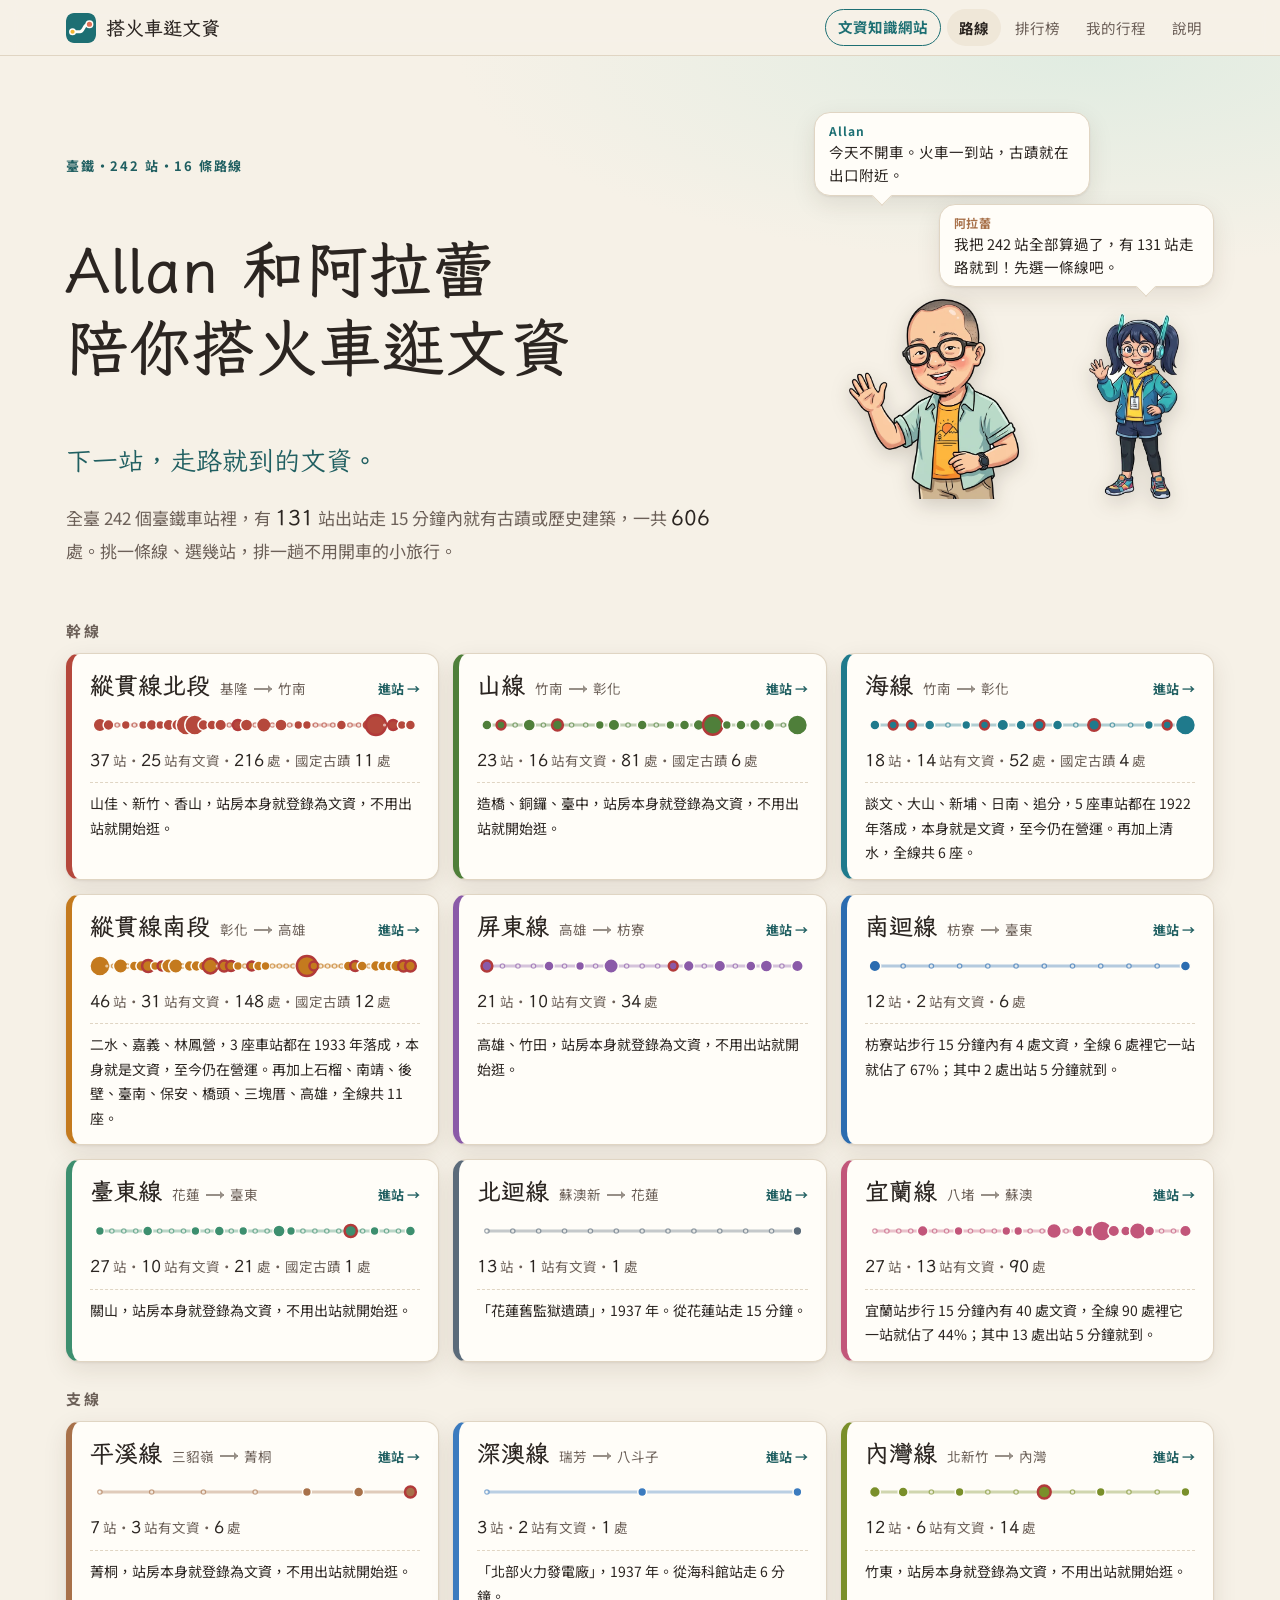
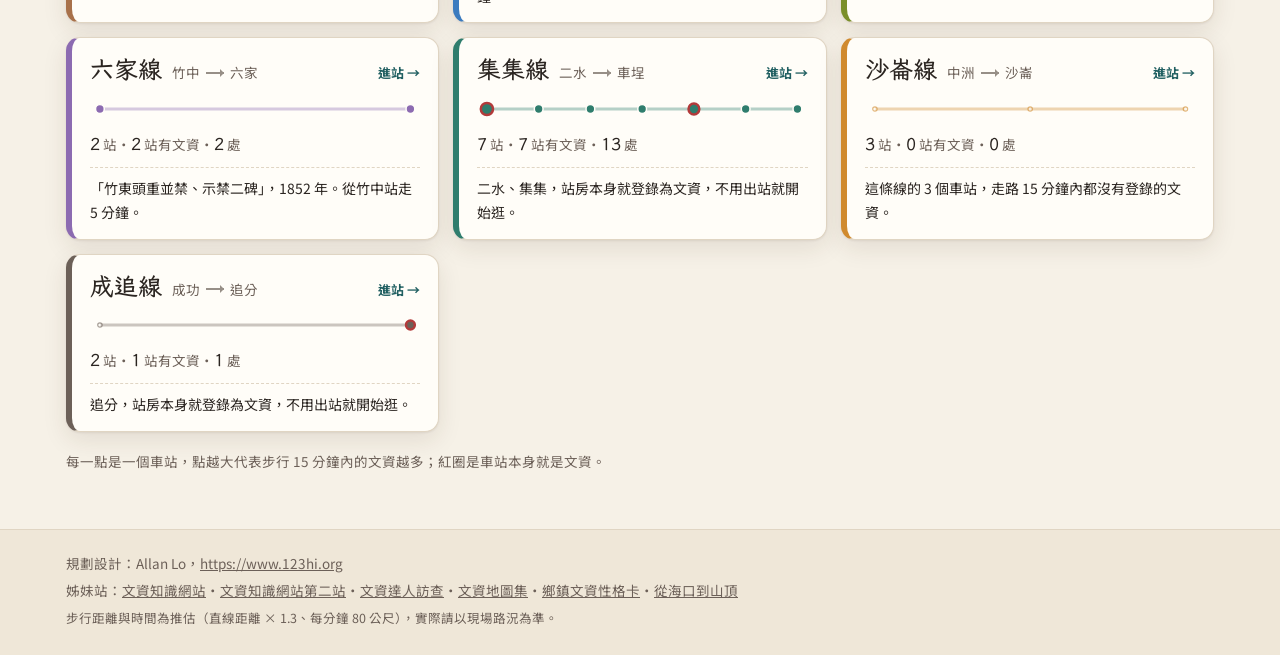
<file: index.html>
<!doctype html>
<html lang="zh-Hant-TW">
<head>
<meta charset="utf-8">
<meta name="viewport" content="width=device-width, initial-scale=1, viewport-fit=cover">
<title>Allan 和阿拉蕾陪你搭火車逛文資</title>
<meta name="description" content="以臺鐵路線為主軸，看每個車站走路就到的古蹟與歷史建築，排一趟火車小旅行。">
<meta property="og:type" content="website">
<meta property="og:site_name" content="搭火車逛文資">
<meta property="og:title" content="Allan 和阿拉蕾陪你搭火車逛文資">
<meta property="og:description" content="臺鐵 16 條路線、242 站，看每個車站走路就到的古蹟與歷史建築，排一趟不用開車的小旅行。">
<meta property="og:url" content="https://cultural-rail.123hi.org/">
<meta property="og:image" content="https://cultural-rail.123hi.org/assets/og.png">
<meta property="og:image:width" content="1200">
<meta property="og:image:height" content="630">
<meta property="og:image:alt" content="Allan 和阿拉蕾站在鐵道路線圖旁，標題：陪你搭火車逛文資">
<meta property="og:locale" content="zh_TW">
<meta name="twitter:card" content="summary_large_image">
<meta name="theme-color" content="#f6f1e7" media="(prefers-color-scheme: light)">
<meta name="theme-color" content="#17130f" media="(prefers-color-scheme: dark)">
<link rel="icon" href="assets/icon.svg" type="image/svg+xml">
<link rel="preconnect" href="https://fonts.googleapis.com">
<link rel="preconnect" href="https://fonts.gstatic.com" crossorigin>
<link rel="stylesheet" href="https://fonts.googleapis.com/css2?family=LXGW+WenKai+TC:wght@400;700&family=Noto+Sans+TC:wght@400;500;700&display=swap">
<link rel="stylesheet" href="assets/css/rail.css">
</head>
<body>
<a class="skip" href="#app">跳到主要內容</a>
<header class="top">
  <div class="wrap top-in">
    <a class="brand" href="#/"><img src="assets/icon.svg" alt="" width="30" height="30"><span>搭火車逛文資</span></a>
    <nav class="top-nav" aria-label="主選單">
      <a class="home-link" href="https://cultural.123hi.org/" title="Allan Lo 和你逛文化：各縣市的文資知識網站">文資知識網站</a>
      <a href="#/" data-nav="home">路線</a>
      <a href="#/rank" data-nav="rank">排行榜</a>
      <a href="#/trip" data-nav="trip">我的行程</a>
      <a href="#/about" data-nav="about">說明</a>
    </nav>
  </div>
</header>
<main id="app" tabindex="-1"><p class="loading wrap">列車進站中…</p></main>
<div id="tripbar" class="tripbar" hidden></div>
<footer class="foot">
  <div class="wrap foot-in">
    <p>規劃設計：Allan Lo，<a href="https://www.123hi.org" target="_blank" rel="noopener">https://www.123hi.org</a></p>
    <p class="foot-sis">姊妹站：<a href="https://cultural.123hi.org/" target="_blank" rel="noopener">文資知識網站</a>・<a href="https://cultural2.123hi.org/" target="_blank" rel="noopener">文資知識網站第二站</a>・<a href="https://cultural-visit.123hi.org/" target="_blank" rel="noopener">文資達人訪查</a>・<a href="https://cultural-atlas.123hi.org/" target="_blank" rel="noopener">文資地圖集</a>・<a href="https://cultural-town.123hi.org/" target="_blank" rel="noopener">鄉鎮文資性格卡</a>・<a href="https://cultural-ascent.123hi.org/" target="_blank" rel="noopener">從海口到山頂</a></p>
    <p class="foot-note">步行距離與時間為推估（直線距離 × 1.3、每分鐘 80 公尺），實際請以現場路況為準。</p>
  </div>
</footer>
<script src="assets/js/rail.js" defer></script>
</body>
</html>
</file>
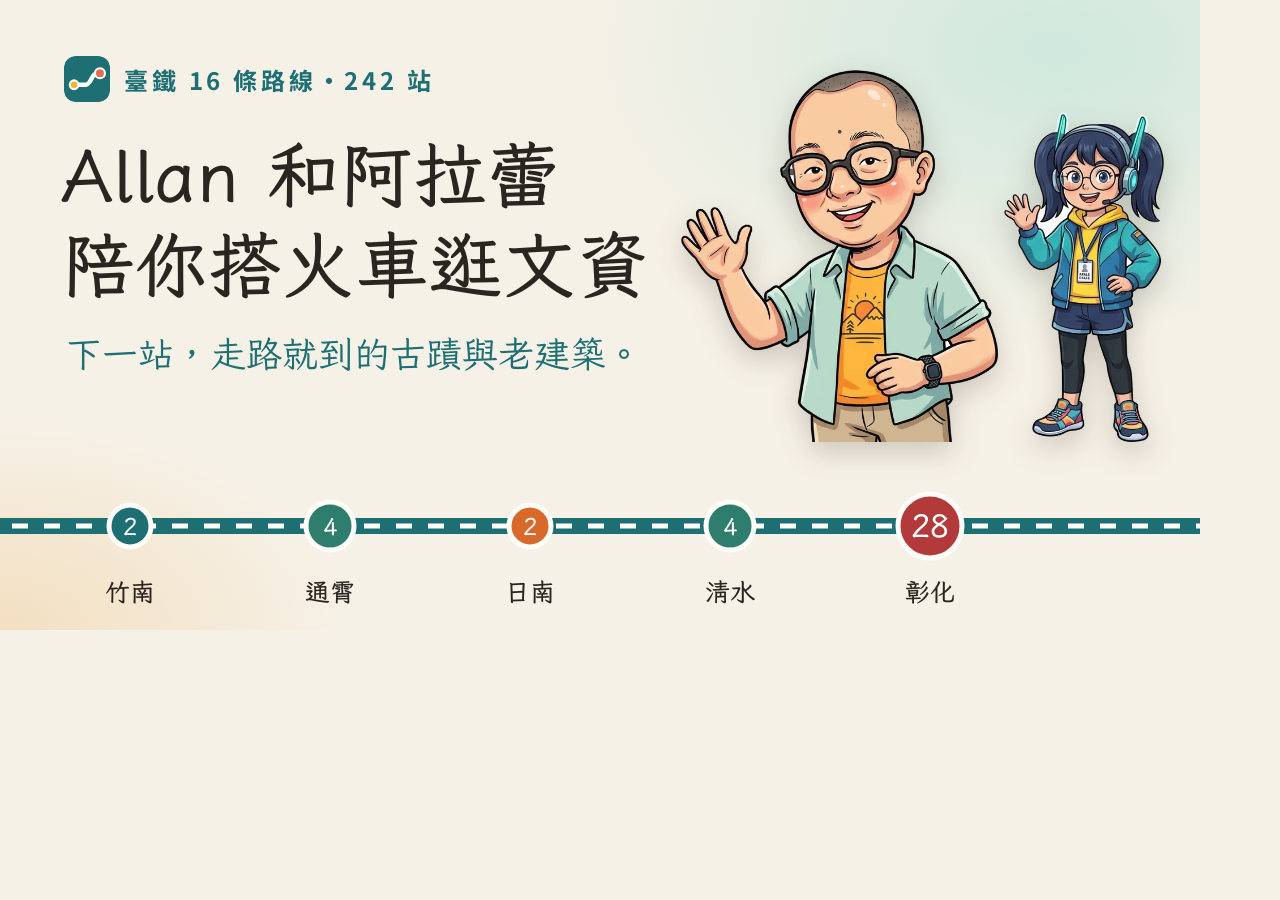
<file: tools/og.html>
<!doctype html><html lang="zh-Hant-TW"><head><meta charset="utf-8">
<link rel="stylesheet" href="https://fonts.googleapis.com/css2?family=LXGW+WenKai+TC:wght@400;700&family=Noto+Sans+TC:wght@400;500;700&display=swap">
<style>
*{box-sizing:border-box;margin:0}
body{width:1200px;height:630px;overflow:hidden;background:#f6f1e7;font-family:"Noto Sans TC",sans-serif;color:#2b2521;position:relative}
.bg{position:absolute;inset:0;background:radial-gradient(700px 420px at 88% 8%,#cfe8dd,transparent 70%),radial-gradient(500px 300px at 0 100%,#f3dfc0,transparent 70%)}
.k{position:absolute;left:64px;top:56px;font-size:24px;font-weight:700;letter-spacing:.16em;color:#1d6f73;display:flex;align-items:center;gap:14px}
.k img{width:46px;height:46px;border-radius:12px}
h1{position:absolute;left:62px;top:130px;font-family:"LXGW WenKai TC",serif;font-weight:700;font-size:72px;line-height:1.25;letter-spacing:.02em}
.sub{position:absolute;left:66px;top:330px;font-family:"LXGW WenKai TC",serif;font-size:36px;color:#1d6f73}
.chars{position:absolute;right:36px;top:70px;display:flex;align-items:flex-end;gap:6px}
.chars img{height:372px;filter:drop-shadow(0 10px 14px rgba(40,25,10,.2))}
.chars img+img{height:330px}
svg{position:absolute;left:0;bottom:0}
.st{position:absolute;bottom:22px;font-family:"LXGW WenKai TC",serif;font-size:25px;font-weight:700;transform:translateX(-50%);white-space:nowrap}
.url{position:absolute;right:56px;bottom:22px;font-size:22px;color:#6c6058;letter-spacing:.04em}
</style></head><body><div class="bg"></div>
<div class="k"><img src="../assets/icon.svg">臺鐵 16 條路線・242 站</div>
<h1>Allan 和阿拉蕾<br>陪你搭火車逛文資</h1>
<p class="sub">下一站，走路就到的古蹟與老建築。</p>
<div class="chars"><img src="../assets/characters/allan-wave.webp"><img src="../assets/characters/arale-wave.webp"></div>
<svg width="1200" height="200" viewBox="0 0 1200 200">
 <path d="M-20 96H1220" stroke="#1d6f73" stroke-width="16" stroke-linecap="round"/>
 <path d="M-20 96H1220" stroke="#fffdf8" stroke-width="5" stroke-dasharray="16 16"/>
 <g stroke="#fffdf8" stroke-width="5">
  <circle cx="130" cy="96" r="21" fill="#1d6f73"/><circle cx="330" cy="96" r="24" fill="#2f7d6d"/><circle cx="530" cy="96" r="21" fill="#d9692b"/><circle cx="730" cy="96" r="24" fill="#2f7d6d"/><circle cx="930" cy="96" r="32" fill="#b23a3a"/>
 </g>
 <g fill="#fff" font-family="LXGW WenKai TC" font-weight="700" text-anchor="middle" font-size="24"><text x="130" y="105">2</text><text x="330" y="105">4</text><text x="530" y="105">2</text><text x="730" y="105">4</text><text x="930" y="107" font-size="32">28</text></g>
</svg>
<span class="st" style="left:130px">竹南</span><span class="st" style="left:330px">通霄</span><span class="st" style="left:530px">日南</span><span class="st" style="left:730px">清水</span><span class="st" style="left:930px">彰化</span>
</body></html>
</file>
<file: assets/css/rail.css>
/* 搭火車逛文資 — 樣式
   配色與深色模式沿用文資知識網站 site.css 的變數；本站多加路線色 --lc（由資料帶入）。
   設計方向：站名牌 × 旅行手帳。路線圖用鐵道地圖的「黑白相間線」畫法。 */
:root {
  --paper: #f6f1e7; --paper-2: #efe7d8; --card: #fffdf8; --ink: #2b2521; --muted: #6c6058; --line: #e0d5c3;
  --hinoki: #a8714a; --hinoki-2: #d9b48f; --peach: #df6f57; --mint: #cfe8dd; --sun: #f2b632; --teal: #1d6f73;
  --shadow: 0 1px 2px rgba(60, 40, 20, .08), 0 8px 24px rgba(60, 40, 20, .10);
  --shadow-lg: 0 2px 6px rgba(60, 40, 20, .10), 0 18px 48px rgba(60, 40, 20, .18);
  --c-national: #b23a3a; --c-city: #d9692b; --c-building: #2f7d6d; --c-memorial: #b8860b; --c-cluster: #6b5bb5; --c-landscape: #3b7bbf; --c-archaeo: #8a6a4a;
  --f-display: "LXGW WenKai TC", "Kaiti TC", "BiauKai", "DFKai-SB", serif;
  --f-body: "Noto Sans TC", "PingFang TC", "Microsoft JhengHei", system-ui, sans-serif;
  --r: 14px; --hdr: 56px;
  --gl: max(16px, env(safe-area-inset-left, 0px)); --gr: max(16px, env(safe-area-inset-right, 0px));
  --lc: var(--teal);
  --lc-soft: color-mix(in srgb, var(--lc) 12%, var(--card));
  --lc-ink: color-mix(in srgb, var(--lc) 78%, var(--ink));
}
@media (prefers-color-scheme: dark) {
  :root {
    --paper: #17130f; --paper-2: #1e1914; --card: #241e18; --ink: #efe6da; --muted: #b5a797; --line: #3a3128;
    --hinoki: #d6a27a; --hinoki-2: #6e4f37; --peach: #f08b74; --mint: #24453a; --teal: #6cc4c4;
    --shadow: 0 1px 2px rgba(0,0,0,.4), 0 8px 24px rgba(0,0,0,.35); --shadow-lg: 0 18px 48px rgba(0,0,0,.5);
    --c-national: #e8706a; --c-city: #f0975c; --c-building: #5fbfa8; --c-memorial: #dcb04a; --c-cluster: #a497e8; --c-landscape: #78aee6; --c-archaeo: #c9a47e;
    --lc-soft: color-mix(in srgb, var(--lc) 22%, var(--card));
    --lc-ink: color-mix(in srgb, var(--lc) 55%, var(--ink));
    color-scheme: dark;
  }
  .line, .station, .trip, .ln, .tripbar { --lc-d: color-mix(in srgb, var(--lc) 70%, #fff); }
}
*, *::before, *::after { box-sizing: border-box; }
html { -webkit-text-size-adjust: 100%; scroll-padding-top: calc(var(--hdr) + 70px); }
body { margin: 0; background: var(--paper); color: var(--ink); font-family: var(--f-body); font-size: 16px; line-height: 1.75; -webkit-font-smoothing: antialiased; overflow-x: hidden; }
body.has-bar { padding-bottom: 76px; }
img { max-width: 100%; }
a { color: var(--teal); }
h1, h2, h3 { font-family: var(--f-display); line-height: 1.25; margin: 0; text-wrap: balance; }
p { margin: 0; }
ul, ol { margin: 0; padding: 0; list-style: none; }
button { font: inherit; color: inherit; cursor: pointer; background: none; border: 0; padding: 0; }
:focus-visible { outline: 3px solid var(--sun); outline-offset: 2px; border-radius: 6px; }
[hidden] { display: none !important; }
.sr-only { position: absolute; width: 1px; height: 1px; overflow: hidden; clip: rect(0 0 0 0); white-space: nowrap; }
.wrap { max-width: 1180px; margin: 0 auto; padding-left: var(--gl); padding-right: var(--gr); }
.skip { position: absolute; left: -999px; } .skip:focus { left: 8px; top: 8px; z-index: 99; background: var(--card); padding: 8px 12px; }
.loading { padding-top: 80px; padding-bottom: 80px; color: var(--muted); }
.hint { color: var(--muted); font-size: 13.5px; line-height: 1.7; }
.kicker { font-size: 13px; letter-spacing: .14em; color: var(--lc-ink); font-weight: 700; }
.back { display: inline-block; font-size: 14px; text-decoration: none; color: var(--muted); padding: 6px 0; }
.back:hover { color: var(--ink); }
.btn { display: inline-flex; align-items: center; justify-content: center; min-height: 40px; padding: 6px 16px; border-radius: 999px; border: 1.5px solid var(--line); background: var(--card); color: var(--ink); text-decoration: none; font-size: 14.5px; font-weight: 500; transition: transform .15s, border-color .15s; }
.btn:hover { border-color: var(--lc); transform: translateY(-1px); }
.btn-solid { background: var(--ink); color: var(--paper); border-color: var(--ink); }
.link { color: var(--teal); text-decoration: underline; font-size: inherit; }

/* 頂端列 */
.top { position: sticky; top: 0; z-index: 30; height: var(--hdr); background: color-mix(in srgb, var(--paper) 88%, transparent); backdrop-filter: blur(10px); -webkit-backdrop-filter: blur(10px); border-bottom: 1px solid var(--line); }
.top-in { height: 100%; display: flex; align-items: center; justify-content: space-between; gap: 12px; }
.brand { display: flex; align-items: center; gap: 10px; text-decoration: none; color: var(--ink); font-family: var(--f-display); font-weight: 700; font-size: 19px; white-space: nowrap; }
.brand img { border-radius: 8px; }
.top-nav { display: flex; gap: 2px; }
.top-nav a { padding: 6px 12px; border-radius: 999px; text-decoration: none; color: var(--muted); font-size: 14.5px; white-space: nowrap; }
.top-nav a.cur { color: var(--ink); background: var(--paper-2); font-weight: 700; }

/* 首頁 */
.home-hero { padding: 56px 0 28px; background: radial-gradient(900px 300px at 85% 0, color-mix(in srgb, var(--mint) 55%, transparent), transparent 70%); }
.home-hero h1 { font-size: clamp(32px, 6.2vw, 62px); letter-spacing: .02em; margin: 10px 0 8px; }
.home-sub { font-family: var(--f-display); font-size: clamp(19px, 2.6vw, 26px); color: var(--lc-ink); margin-bottom: 16px; }
.lede { max-width: 40em; font-size: 17px; color: var(--muted); }
.lede b { color: var(--ink); font-family: var(--f-display); font-size: 1.25em; }
.home-lines { padding-bottom: 56px; }
.home-lines h2 { font-size: 15px; letter-spacing: .2em; color: var(--muted); margin: 28px 0 12px; font-family: var(--f-body); }
.ln-list { display: grid; grid-template-columns: repeat(auto-fill, minmax(min(100%, 340px), 1fr)); gap: 14px; }
.ln { display: block; height: 100%; padding: 16px 18px 14px; border-radius: var(--r); background: var(--card); border: 1px solid var(--line); border-left: 6px solid var(--lc); text-decoration: none; color: var(--ink); opacity: .72; }
.ln.on { opacity: 1; box-shadow: var(--shadow); transition: transform .2s, box-shadow .2s; }
.ln.on:hover { transform: translateY(-3px); box-shadow: var(--shadow-lg); }
.ln-head { display: flex; align-items: baseline; gap: 10px; flex-wrap: wrap; }
.ln-head h3 { font-size: 24px; }
.ln-route { font-size: 13.5px; color: var(--muted); display: inline-flex; align-items: center; gap: 6px; }
.ln-route i, .plate i, .tp-route i { display: inline-block; width: 18px; height: 2px; background: currentColor; position: relative; opacity: .7; }
.ln-route i::after, .plate i::after, .tp-route i::after { content: ""; position: absolute; right: 0; top: -3px; border: 4px solid transparent; border-left-color: currentColor; border-right: 0; }
.ln-go, .ln-soon { margin-left: auto; font-size: 13px; font-weight: 700; color: var(--lc-ink); }
.ln-soon { color: var(--muted); font-weight: 400; border: 1px dashed var(--line); border-radius: 999px; padding: 0 8px; }
.strip { display: block; width: 100%; height: 28px; margin: 10px 0 6px; overflow: visible; }
.strip line { stroke: var(--lc); stroke-width: 3; opacity: .35; }
.strip circle.on { fill: var(--lc); stroke: var(--card); stroke-width: 1.5; }
.strip circle.off { fill: var(--card); stroke: var(--lc); stroke-width: 1.2; opacity: .6; }
.strip circle.hs { stroke: var(--c-national); stroke-width: 2.5; }
.ln-stat { font-size: 13.5px; color: var(--muted); }
.ln-stat b { color: var(--ink); font-family: var(--f-display); font-size: 17px; }
.ln-tease { margin-top: 8px; padding-top: 8px; border-top: 1px dashed var(--line); font-size: 14px; }
.home-lines > .hint { margin-top: 18px; }

/* 路線頁：開頭 */
.lhero { padding: 20px 0 30px; background: linear-gradient(180deg, var(--lc-soft), transparent); }
.lhero h1 { display: flex; align-items: center; gap: 18px; flex-wrap: wrap; font-size: clamp(48px, 9vw, 88px); margin: 2px 0 12px; letter-spacing: .04em; }
.plate { font-style: normal; font-family: var(--f-body); font-size: 15px; font-weight: 700; letter-spacing: .08em; display: inline-flex; align-items: center; gap: 10px; padding: 6px 14px; border-radius: 8px; background: var(--lc); color: #fff; }
.facts { display: grid; grid-template-columns: repeat(3, 1fr); gap: 14px; margin-top: 26px; }
.fact { display: flex; flex-direction: column; gap: 4px; width: 100%; height: 100%; text-align: left; padding: 16px 18px 14px; border-radius: var(--r); background: var(--card); border: 1px solid var(--line); box-shadow: var(--shadow); position: relative; overflow: hidden; transition: transform .2s, box-shadow .2s; animation: rise .5s both; animation-delay: calc(var(--i) * 70ms); }
.fact::before { content: ""; position: absolute; inset: 0 auto 0 0; width: 5px; background: var(--lc); }
.fact:hover { transform: translateY(-3px); box-shadow: var(--shadow-lg); }
.fact-k { font-size: 12.5px; letter-spacing: .14em; font-weight: 700; color: var(--lc-ink); }
.fact-big { display: flex; align-items: baseline; gap: 8px; flex-wrap: wrap; }
.fact-big b { font-family: var(--f-display); font-size: 58px; line-height: 1; color: var(--lc-d, var(--lc)); font-variant-numeric: tabular-nums; }
.fact-big i { font-style: normal; font-size: 14px; color: var(--muted); }
.fact-t { font-size: 14.5px; line-height: 1.7; }
.fact-go { margin-top: auto; padding-top: 6px; font-size: 12.5px; color: var(--muted); }
.fact:hover .fact-go { color: var(--lc-ink); }
@keyframes rise { from { opacity: 0; transform: translateY(12px); } }

/* 篩選列 */
.flt-bar { position: sticky; top: var(--hdr); z-index: 20; background: color-mix(in srgb, var(--paper) 92%, transparent); backdrop-filter: blur(10px); -webkit-backdrop-filter: blur(10px); border-block: 1px solid var(--line); }
.flt { display: flex; gap: 6px 22px; padding-top: 8px; padding-bottom: 8px; overflow-x: auto; scrollbar-width: none; }
.flt::-webkit-scrollbar { display: none; }
.flt-g { display: flex; align-items: center; gap: 6px; flex: none; }
.flt-l { font-size: 12.5px; color: var(--muted); letter-spacing: .1em; margin-right: 2px; }
.seg { display: inline-flex; padding: 3px; border-radius: 999px; background: var(--paper-2); border: 1px solid var(--line); }
.seg button { min-width: 52px; min-height: 32px; padding: 0 12px; border-radius: 999px; font-size: 14px; font-variant-numeric: tabular-nums; }
.seg button[aria-pressed="true"] { background: var(--lc); color: #fff; font-weight: 700; }
.chip { display: inline-flex; align-items: center; gap: 6px; min-height: 34px; padding: 0 12px; border-radius: 999px; border: 1px solid var(--line); background: var(--card); font-size: 14px; white-space: nowrap; }
.chip[aria-pressed="true"] { background: var(--ink); color: var(--paper); border-color: var(--ink); }
.lvd { display: inline-block; width: 9px; height: 9px; border-radius: 50%; background: var(--lvc); flex: none; }
.lv0, .lvc0 { --lvc: var(--c-national); } .lv1, .lvc1 { --lvc: var(--c-city); } .lv2, .lvc2 { --lvc: var(--c-building); } .lv3, .lvc3 { --lvc: var(--c-memorial); }
.lv4, .lvc4 { --lvc: var(--c-cluster); } .lv5, .lvc5 { --lvc: var(--c-landscape); } .lv6, .lvc6 { --lvc: var(--c-archaeo); }

/* 路線圖 */
.dg-sec { padding-top: 26px; padding-bottom: 56px; }
.dg-headline { display: flex; align-items: baseline; gap: 16px; flex-wrap: wrap; margin-bottom: 6px; }
.dg-headline h2 { font-size: 26px; }
.dg-headline p { color: var(--muted); font-size: 14.5px; }
.dg-headline b { color: var(--ink); font-family: var(--f-display); font-size: 19px; }
.dg { position: relative; margin: 8px -8px 14px; padding: 18px 56px; border-radius: 20px; background: var(--card); border: 1px solid var(--line); box-shadow: var(--shadow); }
.dg.one { padding: 14px 10px; margin-inline: 0; }
.dg svg { position: absolute; left: 0; top: 0; pointer-events: none; overflow: visible; }
.rail { fill: none; stroke: var(--lc); stroke-width: 9; stroke-linecap: round; stroke-linejoin: round; }
.tie { fill: none; stroke: var(--card); stroke-width: 3; stroke-dasharray: 9 9; }
.dg.draw .tie { opacity: 0; }
.tie { transition: opacity .5s; }
.dg-grid { position: relative; display: grid; grid-template-columns: repeat(var(--cols, 6), minmax(0, 1fr)); row-gap: 26px; }
.st { position: relative; min-width: 0; }
.dg.draw .st { animation: pop .45s both; animation-delay: calc(var(--i) * 85ms + 100ms); }
@keyframes pop { from { opacity: 0; transform: translateY(8px) scale(.96); } }
.st-link { display: flex; flex-direction: column; align-items: center; width: 100%; height: 100%; padding: 4px 2px 8px; text-decoration: none; color: var(--ink); border-radius: 14px; text-align: center; }
.st-top { display: flex; flex-direction: column; align-items: center; justify-content: flex-end; height: 56px; }
.st-name { font-family: var(--f-display); font-weight: 700; font-size: 23px; line-height: 1.2; white-space: nowrap; }
.st-en { font-size: 11px; color: var(--muted); letter-spacing: .04em; line-height: 1.3; }
.st-flag { display: inline-flex; align-items: center; gap: 3px; margin-top: 2px; padding: 1px 7px 1px 5px; border-radius: 999px; font-size: 11px; font-weight: 700; color: #fff; background: var(--lvc); white-space: nowrap; }
.st-dotw { display: grid; place-items: center; height: 58px; width: 58px; }
.st-dot { display: grid; place-items: center; width: var(--sz, 30px); height: var(--sz, 30px); border-radius: 50%; background: var(--card); border: 4px solid var(--lc); color: var(--lc-ink); font-family: var(--f-display); font-weight: 700; font-size: clamp(14px, calc(var(--sz) * .42), 24px); line-height: 1; font-variant-numeric: tabular-nums; transition: width .35s cubic-bezier(.3,1.4,.5,1), height .35s cubic-bezier(.3,1.4,.5,1), background .2s; }
.st.has .st-dot { background: var(--lc); color: #fff; border-color: var(--card); box-shadow: 0 0 0 3px var(--lc); }
.st.hs .st-dot { box-shadow: 0 0 0 3px var(--lc), 0 0 0 6px var(--card), 0 0 0 9px var(--lvc); }
.st.empty .st-name { font-size: 17px; color: var(--muted); font-weight: 400; }
.st.empty .st-dot { border-width: 3px; }
.st-hang { position: relative; display: flex; flex-direction: column; align-items: center; gap: 5px; padding-top: 14px; min-height: 40px; }
.st.has .st-hang::before { content: ""; position: absolute; top: -8px; left: 50%; width: 2px; height: 22px; margin-left: -1px; background: var(--lc); opacity: .5; }
.st-ph { position: relative; display: block; width: 88px; height: 88px; transition: transform .25s; }
.st-ph > * { position: absolute; inset: 0; width: 100%; height: 100%; object-fit: cover; border-radius: 14px; border: 3px solid var(--card); box-shadow: 0 2px 8px rgba(40, 25, 10, .22); background: var(--paper-2); }
.st-ph .ph2 { transform: rotate(7deg) translate(7px, 2px); filter: saturate(.8) brightness(.95); }
.st-link:hover .st-ph { transform: translateY(-3px) rotate(-2deg); }
.st-link:hover .st-name { color: var(--lc-ink); }
.st-lv { display: flex; flex-wrap: wrap; justify-content: center; gap: 3px; max-width: 96px; align-items: center; }
.st-lv em { font-style: normal; font-size: 11px; color: var(--muted); }
.st-near, .st-none { font-size: 12px; color: var(--muted); }
.st-add { position: absolute; top: 2px; right: calc(50% - 56px); width: 28px; height: 28px; border-radius: 50%; border: 1.5px solid var(--line); background: var(--card); display: grid; place-items: center; opacity: .0; transition: opacity .15s, transform .15s; }
.st-add::after { content: ""; position: absolute; inset: -8px; }
.st:hover .st-add, .st-add:focus-visible, .st-add[aria-pressed="true"] { opacity: 1; }
@media (hover: none) { .st-add { opacity: 1; } }
.st-add span::before { content: "＋"; font-size: 14px; line-height: 1; }
.st-add[aria-pressed="true"] { background: var(--lc); border-color: var(--lc); color: #fff; }
.st-add[aria-pressed="true"] span::before { content: "✓"; }
.st-add:hover { transform: scale(1.12); }
/* 收合的空站 */
.st.gap .st-link { color: var(--muted); }
.st-skip { font-size: 12.5px; border: 1px dashed var(--line); border-radius: 999px; padding: 0 9px; background: var(--card); }
.st.gap .st-dot { width: 34px; height: 20px; border-radius: 999px; border: 2px dashed var(--lc); font-size: 14px; color: var(--lc-ink); font-family: var(--f-body); }
.st-skipn { font-size: 12px; line-height: 1.5; max-width: 9em; }
.st.gap .st-link:hover .st-skip { border-color: var(--lc); color: var(--ink); }
/* 從事實卡點過來的標示 */
.dg.hl-on .st:not(.hl) .st-link { opacity: .38; }
.st.hl .st-dotw::after { content: ""; position: absolute; width: 58px; height: 58px; border-radius: 50%; border: 3px solid var(--sun); animation: ping 1.4s ease-out 3; pointer-events: none; }
@keyframes ping { from { transform: scale(.6); opacity: 1; } to { transform: scale(1.7); opacity: 0; } }

/* 路線圖：手機直排 */
.dg.one .dg-grid { row-gap: 6px; }
.dg.one .st-link { display: grid; grid-template-columns: 58px 1fr; grid-template-areas: "dot top" "dot hang"; align-items: center; column-gap: 8px; text-align: left; padding: 8px 44px 8px 0; }
.dg.one .st-top { grid-area: top; height: auto; flex-direction: row; flex-wrap: wrap; align-items: baseline; justify-content: flex-start; gap: 2px 8px; }
.dg.one .st-flag { margin-top: 0; }
.dg.one .st-dotw { grid-area: dot; align-self: stretch; height: auto; min-height: 58px; }
.dg.one .st-hang { grid-area: hang; flex-direction: row; flex-wrap: wrap; align-items: center; gap: 6px 10px; padding-top: 6px; min-height: 0; }
.dg.one .st.has .st-hang::before { display: none; }
.dg.one .st-ph { width: 64px; height: 64px; }
.dg.one .st-ph.multi { margin-right: 8px; }
.dg.one .st-lv { justify-content: flex-start; }
.dg.one .st-add { top: 50%; right: 6px; margin-top: -16px; width: 32px; height: 32px; opacity: 1; }
.dg.one .st.empty .st-hang, .dg.one .st.gap .st-hang { padding-top: 0; }
.dg.one .st.gap .st-link { padding-block: 2px; }
.dg.one .st-skipn { max-width: none; }

/* 票卡樣式（沒有照片時） */
.tk { display: flex; flex-direction: column; align-items: center; justify-content: center; gap: 2px; color: #fff; background:
  radial-gradient(circle at 0 50%, var(--card) 7px, transparent 7.5px), radial-gradient(circle at 100% 50%, var(--card) 7px, transparent 7.5px),
  repeating-linear-gradient(135deg, rgba(255,255,255,.07) 0 6px, transparent 6px 12px), var(--lvc); }
.tk b { font-family: var(--f-display); font-size: 22px; line-height: 1; letter-spacing: .02em; }
.tk i { font-style: normal; font-size: 11px; opacity: .9; letter-spacing: .2em; padding-left: .2em; }
@media (prefers-color-scheme: dark) { .tk { color: #17130f; } }

/* 車站頁 */
.station, .trip { padding: 14px 0 56px; }
.st-headrow { display: grid; grid-template-columns: minmax(280px, 400px) 1fr; gap: 32px; align-items: center; margin: 8px 0 30px; }
.plate-big { background: var(--card); border: 3px solid var(--ink); border-radius: 16px; padding: 14px 20px 14px; text-align: center; box-shadow: var(--shadow-lg); position: relative; }
.plate-big::before, .plate-big::after { content: ""; position: absolute; top: 10px; width: 8px; height: 8px; border-radius: 50%; background: var(--line); box-shadow: inset 0 1px 1px rgba(0,0,0,.25); }
.plate-big::before { left: 12px; } .plate-big::after { right: 12px; }
.pl-line { font-size: 12.5px; letter-spacing: .14em; color: var(--muted); }
.plate-big h1 { font-size: clamp(52px, 11vw, 84px); letter-spacing: .12em; padding-left: .12em; line-height: 1.15; }
.pl-en { font-size: 15px; letter-spacing: .12em; color: var(--muted); }
.pl-bar { height: 12px; margin: 12px -20px; background: var(--lc); display: flex; align-items: center; }
.pl-bar i { flex: 1; height: 2px; margin: 0 16px; background: repeating-linear-gradient(90deg, #fff 0 9px, transparent 9px 18px); opacity: .85; }
.pl-nbs { display: flex; justify-content: space-between; gap: 12px; }
.pl-nb { display: flex; flex-direction: column; text-decoration: none; color: var(--ink); line-height: 1.3; padding: 2px 6px; border-radius: 8px; }
.pl-nb span { font-family: var(--f-display); font-size: 20px; font-weight: 700; }
.pl-nb small { font-size: 11px; color: var(--muted); }
.pl-nb.prev { text-align: left; } .pl-nb.next { text-align: right; }
.pl-nb.prev span::before { content: "‹ "; color: var(--lc-ink); } .pl-nb.next span::after { content: " ›"; color: var(--lc-ink); }
.pl-nb.end { opacity: .4; } .pl-nb.end span::before, .pl-nb.end span::after { content: ""; }
a.pl-nb:hover { background: var(--lc-soft); }
.st-sum { display: flex; flex-direction: column; gap: 12px; align-items: flex-start; }
.st-banner { display: inline-flex; align-items: center; gap: 8px; padding: 6px 14px; border-radius: 10px; background: color-mix(in srgb, var(--lvc) 14%, var(--card)); border: 1.5px solid var(--lvc); font-size: 15px; }
.st-banner svg { color: var(--lvc); width: 20px; height: 20px; flex: none; }
.st-banner b { color: var(--lvc); }
.st-big { font-family: var(--f-display); font-size: clamp(22px, 3.4vw, 30px); line-height: 1.3; }
.st-big b { font-size: 2.1em; color: var(--lc-d, var(--lc)); line-height: 1; margin-right: 4px; }
.st-sub { color: var(--muted); max-width: 34em; }
.btn-trip .t-on, .btn-trip[aria-pressed="true"] .t-off { display: none; }
.btn-trip[aria-pressed="true"] .t-on { display: inline; }
.btn-trip[aria-pressed="true"] { background: var(--lc); border-color: var(--lc); color: #fff; }
.st-body { display: grid; grid-template-columns: 340px 1fr; gap: 32px; align-items: start; }
.st-map { position: sticky; top: calc(var(--hdr) + 16px); background: var(--card); border: 1px solid var(--line); border-radius: 18px; padding: 16px; box-shadow: var(--shadow); }
.st-map h2 { font-size: 18px; margin-bottom: 4px; }
.radar { display: block; width: 100%; height: auto; }
.radar .ring { fill: none; stroke: var(--line); stroke-width: 1.5; stroke-dasharray: 3 5; }
.radar .ring.cur { stroke: var(--lc); stroke-dasharray: none; fill: var(--lc-soft); fill-opacity: .5; }
.radar .ring-t { font-size: 10.5px; fill: var(--muted); text-anchor: middle; }
.radar .north { font-size: 12px; fill: var(--muted); text-anchor: middle; font-weight: 700; }
.radar .me { fill: var(--ink); }
.rd { cursor: pointer; }
.rd circle { fill: var(--lvc); stroke: var(--card); stroke-width: 2; transition: r .15s; }
.rd text { font-size: 11px; font-weight: 700; fill: #fff; text-anchor: middle; pointer-events: none; }
.rd.hot circle { r: 14; stroke: var(--sun); stroke-width: 3; }
@media (prefers-color-scheme: dark) { .rd text { fill: #17130f; } }
.cards { display: grid; gap: 18px; }
.card { display: grid; grid-template-columns: minmax(200px, 42%) 1fr; background: var(--card); border: 1px solid var(--line); border-radius: 18px; overflow: hidden; box-shadow: var(--shadow); animation: rise .5s both; animation-delay: calc(min(var(--i), 8) * 60ms); transition: box-shadow .2s, border-color .2s; }
.card.hot { border-color: var(--sun); box-shadow: var(--shadow-lg); }
.card.is-st { border: 2px solid var(--lvc); }
.card-ph { position: relative; margin: 0; min-height: 220px; background: var(--paper-2); }
.card-ph > img, .card-ph > .tk { position: absolute; inset: 0; width: 100%; height: 100%; object-fit: cover; }
.card-ph > .tk b { font-size: 64px; } .card-ph > .tk i { font-size: 15px; }
.card-ph > .tk { background: radial-gradient(circle at 0 50%, var(--card) 13px, transparent 13.5px), radial-gradient(circle at 100% 50%, var(--card) 13px, transparent 13.5px), repeating-linear-gradient(135deg, rgba(255,255,255,.07) 0 10px, transparent 10px 20px), var(--lvc); }
.card-no { position: absolute; left: 10px; top: 10px; width: 30px; height: 30px; border-radius: 50%; display: grid; place-items: center; background: var(--lvc); color: #fff; font-weight: 700; font-size: 14px; border: 2px solid var(--card); }
.card-ph.nophoto .card-no { background: var(--card); color: var(--lvc); }
.card-ph figcaption { position: absolute; left: 0; right: 0; bottom: 0; padding: 18px 10px 6px; font-size: 11.5px; line-height: 1.4; color: #fff; background: linear-gradient(transparent, rgba(0,0,0,.62)); }
.card-ph figcaption a { color: #fff; }
.card-b { padding: 16px 20px 16px; display: flex; flex-direction: column; gap: 8px; min-width: 0; }
.card-st { display: inline-flex; align-items: center; gap: 5px; align-self: flex-start; padding: 1px 10px 1px 8px; border-radius: 999px; background: var(--lvc); color: #fff; font-size: 12.5px; font-weight: 700; }
.card-meta { display: flex; flex-wrap: wrap; align-items: center; gap: 4px 10px; font-size: 13px; color: var(--muted); }
.lvt { color: var(--lvc); font-weight: 700; border: 1.5px solid var(--lvc); border-radius: 6px; padding: 0 7px; line-height: 1.6; }
.card h3 { font-size: 23px; }
.card-s { font-size: 15.5px; }
.card-f { display: flex; gap: 26px; margin: 4px 0 0; padding-top: 10px; border-top: 1px dashed var(--line); }
.card-f dt { font-size: 12px; color: var(--muted); letter-spacing: .1em; }
.card-f dd { margin: 0; font-size: 14px; }
.card-f b { font-family: var(--f-display); font-size: 28px; line-height: 1.1; color: var(--lc-d, var(--lc)); margin-right: 2px; }
.card-f small { margin-left: 8px; color: var(--muted); font-size: 12.5px; }
.card-a { display: flex; flex-wrap: wrap; gap: 8px; margin-top: auto; padding-top: 6px; }
@media (prefers-color-scheme: dark) { .card-no, .card-st, .st-flag { color: #17130f; } }

/* 我的行程 */
.tripbar { position: fixed; left: 0; right: 0; bottom: 0; z-index: 40; background: var(--ink); color: var(--paper); padding: 10px 0 calc(10px + env(safe-area-inset-bottom, 0px)); border-top: 4px solid var(--lc); }
.tripbar-in { display: flex; align-items: center; gap: 14px; justify-content: space-between; }
.tripbar p { min-width: 0; display: flex; flex-direction: column; line-height: 1.4; }
.tripbar b { font-family: var(--f-display); font-size: 16px; }
.tripbar span { font-size: 13px; opacity: .85; white-space: nowrap; overflow: hidden; text-overflow: ellipsis; }
.tripbar .btn { background: var(--paper); color: var(--ink); border-color: var(--paper); flex: none; }
.tp { max-width: 720px; margin: 10px auto 0; background: var(--card); border: 1px solid var(--line); border-radius: 20px; box-shadow: var(--shadow-lg); overflow: hidden; }
.tp header { padding: 22px 26px 18px; background: var(--lc-soft); border-bottom: 2px dashed var(--line); }
.tp h1 { font-size: clamp(32px, 6vw, 46px); margin: 2px 0 8px; }
.tp-route { display: flex; flex-wrap: wrap; align-items: center; gap: 6px 10px; font-family: var(--f-display); font-size: 20px; font-weight: 700; }
.tp-nums { display: flex; gap: 28px; margin: 14px 0 0; flex-wrap: wrap; }
.tp-nums dt { font-size: 12px; color: var(--muted); letter-spacing: .1em; }
.tp-nums dd { margin: 0; } .tp-nums b { font-family: var(--f-display); font-size: 28px; color: var(--lc-d, var(--lc)); }
.tp-list { padding: 8px 26px 8px 26px; }
.tp-list > li { position: relative; padding: 14px 0 14px 34px; border-left: 5px solid var(--lc); margin-left: 9px; }
.tp-list > li::before { content: ""; position: absolute; left: -12.5px; top: 20px; width: 14px; height: 14px; border-radius: 50%; background: var(--card); border: 3px solid var(--lc); }
.tp-st { text-decoration: none; color: var(--ink); display: inline-flex; align-items: baseline; gap: 10px; flex-wrap: wrap; }
.tp-st b { font-family: var(--f-display); font-size: 26px; } .tp-st small { color: var(--muted); font-size: 12.5px; }
.tp-t { font-size: 13.5px; color: var(--muted); }
.tp-sites li { display: flex; align-items: baseline; gap: 8px; padding: 3px 0; flex-wrap: wrap; }
.tp-sites small { color: var(--muted); font-size: 12.5px; margin-left: auto; white-space: nowrap; }
.tp footer { padding: 14px 26px 18px; border-top: 2px dashed var(--line); font-size: 13px; color: var(--muted); }
.tp-actions { display: flex; flex-wrap: wrap; gap: 10px; justify-content: center; margin-top: 22px; }
.tp-msg { text-align: center; margin-top: 10px; font-size: 14px; color: var(--muted); min-height: 1.75em; word-break: break-all; }
.empty-page, .about { padding-top: 48px; padding-bottom: 64px; max-width: 760px; }
.empty-page h1, .about h1 { font-size: 40px; margin-bottom: 14px; }
.empty-page p { margin-bottom: 16px; }
.about h2 { font-size: 22px; margin: 26px 0 6px; } .about p { margin-bottom: 8px; }

/* 頁尾 */
.foot { border-top: 1px solid var(--line); background: var(--paper-2); padding: 22px 0 26px; font-size: 13.5px; color: var(--muted); }
.foot-in { display: grid; gap: 4px; }
.foot a { color: inherit; }
.foot-note { font-size: 12.5px; }

/* 平板 */
@media (max-width: 960px) {
  .facts { grid-template-columns: repeat(2, 1fr); }
  .st-body { grid-template-columns: 1fr; }
  .st-map { position: static; max-width: 420px; margin-inline: auto; width: 100%; }
  .dg { padding-inline: 50px; margin-inline: 0; }
}
/* 手機 */
@media (max-width: 640px) {
  .brand span { font-size: 17px; }
  .top-nav a { padding: 6px 8px; font-size: 13.5px; }
  .home-hero { padding-top: 34px; }
  .facts { display: flex; gap: 12px; overflow-x: auto; scroll-snap-type: x mandatory; margin-inline: calc(var(--gl) * -1) calc(var(--gr) * -1); padding: 4px var(--gl) 14px; scrollbar-width: none; }
  .facts::-webkit-scrollbar { display: none; }
  .facts li { flex: 0 0 82%; scroll-snap-align: center; }
  .fact-big b { font-size: 50px; }
  .st-headrow { grid-template-columns: 1fr; gap: 20px; }
  .card { grid-template-columns: 1fr; }
  .card-ph { min-height: 0; aspect-ratio: 3 / 2; }
  .card-ph.nophoto { aspect-ratio: 3 / 1; }
  .card-ph.nophoto > .tk b { font-size: 44px; }
  .tp header, .tp-list, .tp footer { padding-inline: 18px; }
  .tripbar .btn { padding-inline: 12px; }
}
@media (prefers-reduced-motion: reduce) {
  *, *::before, *::after { animation: none !important; transition: none !important; }
}
@media print {
  .top, .foot, .tripbar, .back, .tp-actions, .tp-msg { display: none !important; }
  body { background: #fff; padding: 0 !important; } .tp { box-shadow: none; }
}

/* 排行榜 */
.rk-grid { display: grid; grid-template-columns: repeat(auto-fit, minmax(min(100%, 340px), 1fr)); gap: 22px; padding-bottom: 56px; align-items: start; }
.rk { background: var(--card); border: 1px solid var(--line); border-radius: 18px; padding: 18px 12px 10px; box-shadow: var(--shadow); }
.rk h2 { font-size: 24px; padding: 0 8px; } .rk > .hint { padding: 0 8px 8px; }
.rk-all { grid-column: 1 / -1; } .rk-all ol { display: grid; grid-template-columns: repeat(auto-fill, minmax(min(100%, 320px), 1fr)); column-gap: 14px; }
.rk a { display: grid; grid-template-columns: 30px 1fr auto; gap: 10px; align-items: center; padding: 8px; border-radius: 12px; text-decoration: none; color: var(--ink); }
.rk a:hover { background: var(--paper-2); }
.rk-n { font-family: var(--f-display); font-size: 18px; color: var(--muted); text-align: center; }
.rk li:first-child .rk-n { width: 30px; height: 30px; border-radius: 50%; background: var(--sun); color: #2b2521; display: grid; place-items: center; font-weight: 700; }
.rk-m { min-width: 0; display: flex; flex-direction: column; line-height: 1.4; }
.rk-m b { font-family: var(--f-display); font-size: 20px; }
.rk li:first-child .rk-m b { font-size: 26px; }
.rk-m small { color: var(--muted); font-size: 12.5px; }
.rk-bar { display: block; height: 6px; width: var(--w); margin-top: 4px; border-radius: 999px; background: var(--lc-d, var(--lc)); }
.rk-v { font-size: 12.5px; color: var(--muted); white-space: nowrap; text-align: right; }
.rk-v b { font-family: var(--f-display); font-size: 24px; color: var(--ink); margin-right: 3px; font-variant-numeric: tabular-nums; }
.rk-all .rk-v b { color: var(--lvc); }
@media (prefers-color-scheme: dark) { .rk li { --lc-d: color-mix(in srgb, var(--lc) 70%, #fff); } }
@media (max-width: 640px) { .top-nav a { padding: 6px 7px; } .brand img { display: none; } }

/* Allan 和阿拉蕾 */
.say { display: flex; align-items: flex-start; gap: 10px; max-width: 34em; }
.say img { width: 56px; height: 56px; flex: none; border-radius: 50%; object-fit: cover; object-position: 50% 12%; background: var(--mint); border: 2.5px solid var(--card); box-shadow: 0 2px 6px rgba(40, 25, 10, .2); }
.say-R img { background: #f7e2a6; }
.say p { position: relative; background: var(--card); border: 1.5px solid var(--line); border-radius: 4px 16px 16px 16px; padding: 8px 14px; font-size: 15px; line-height: 1.65; box-shadow: var(--shadow); }
.say p b { display: block; font-size: 12px; letter-spacing: .08em; color: var(--lc-ink); }
.say-R p b { color: var(--hinoki); }
.talk { display: grid; gap: 10px; margin-top: 18px; }
.talk .say:nth-child(2) { margin-left: 34px; animation: rise .5s .25s both; }
.talk .say:first-child { animation: rise .5s both; }
.fact { padding-right: 76px; }
.fact-face { position: absolute; right: 10px; top: 10px; width: 58px; height: 58px; border-radius: 50%; object-fit: cover; object-position: 50% 12%; background: var(--lc-soft); border: 2px solid var(--card); box-shadow: 0 1px 4px rgba(40, 25, 10, .18); transition: transform .25s; }
.fact:hover .fact-face { transform: rotate(-6deg) scale(1.1); }
.home-hero.has-duo .wrap { position: relative; display: grid; grid-template-columns: minmax(0, 1fr) minmax(300px, 400px); column-gap: 32px; align-items: end; }
.home-hero.has-duo .wrap > :not(.duo) { grid-column: 1; }
.duo { grid-column: 2 !important; grid-row: 1 / span 3; display: flex; flex-direction: column; gap: 6px; }
.duo-b { display: grid; gap: 8px; }
.bub { position: relative; background: var(--card); border: 1.5px solid var(--line); border-radius: 16px; padding: 8px 14px; font-size: 14.5px; line-height: 1.6; box-shadow: var(--shadow); max-width: 19em; animation: rise .5s both; }
.bub b { display: block; font-size: 12px; letter-spacing: .08em; color: var(--teal); }
.bub-R { justify-self: end; animation-delay: .35s; } .bub-R b { color: var(--hinoki); }
.bub::after { content: ""; position: absolute; bottom: -8px; width: 14px; height: 14px; background: var(--card); border: solid var(--line); border-width: 0 1.5px 1.5px 0; transform: rotate(45deg); }
.bub-A::after { left: 22%; } .bub-R::after { right: 22%; }
.duo-p { display: flex; justify-content: space-around; align-items: flex-end; margin-top: 6px; }
.duo-p img { height: 200px; width: auto; filter: drop-shadow(0 6px 10px rgba(40, 25, 10, .18)); transform-origin: 50% 100%; animation: sway 4s ease-in-out infinite; }
.duo-p img + img { height: 186px; animation-delay: -2s; }
@keyframes sway { 50% { transform: rotate(1.6deg); } }
.tp header { position: relative; } .tp-char { position: absolute; right: 18px; bottom: 0; height: 120px; width: auto; }
.st-sum .say { margin-block: 2px; }
.empty-page .say { margin-bottom: 18px; }
@media (max-width: 860px) {
  .home-hero.has-duo .wrap { display: block; }
  .duo { margin-top: 22px; max-width: 420px; }
  .duo-p img { height: 150px; } .duo-p img + img { height: 140px; }
}
@media (max-width: 640px) {
  .talk .say:nth-child(2) { margin-left: 16px; }
  .say img { width: 48px; height: 48px; }
  .tp-char { height: 84px; right: 8px; }
  .fact-face { width: 50px; height: 50px; }
}
@media (max-width: 640px) { .tp-nums { padding-right: 78px; gap: 18px; } .tp-nums b { font-size: 24px; } .tp-char { height: 76px; right: 4px; } }

/* 回文資知識網站的按鈕 */
.top-nav a.home-link { color: var(--teal); border: 1.5px solid var(--teal); font-weight: 700; padding: 4px 12px; margin-right: 4px; }
.top-nav a.home-link:hover, .top-nav a.home-link:focus-visible { background: var(--teal); color: var(--paper); }
@media (max-width: 640px) { .top-nav a.home-link { padding: 3px 8px; margin-right: 2px; } }
@media (max-width: 640px) { /* 手機：頂端列分兩行，站名一行、功能表一行 */
  :root { --hdr: 90px; }
  .top-in { flex-wrap: wrap; align-content: center; gap: 2px 12px; }
  .top-nav { flex: 1 0 100%; margin-left: -6px; }
}
</file>
